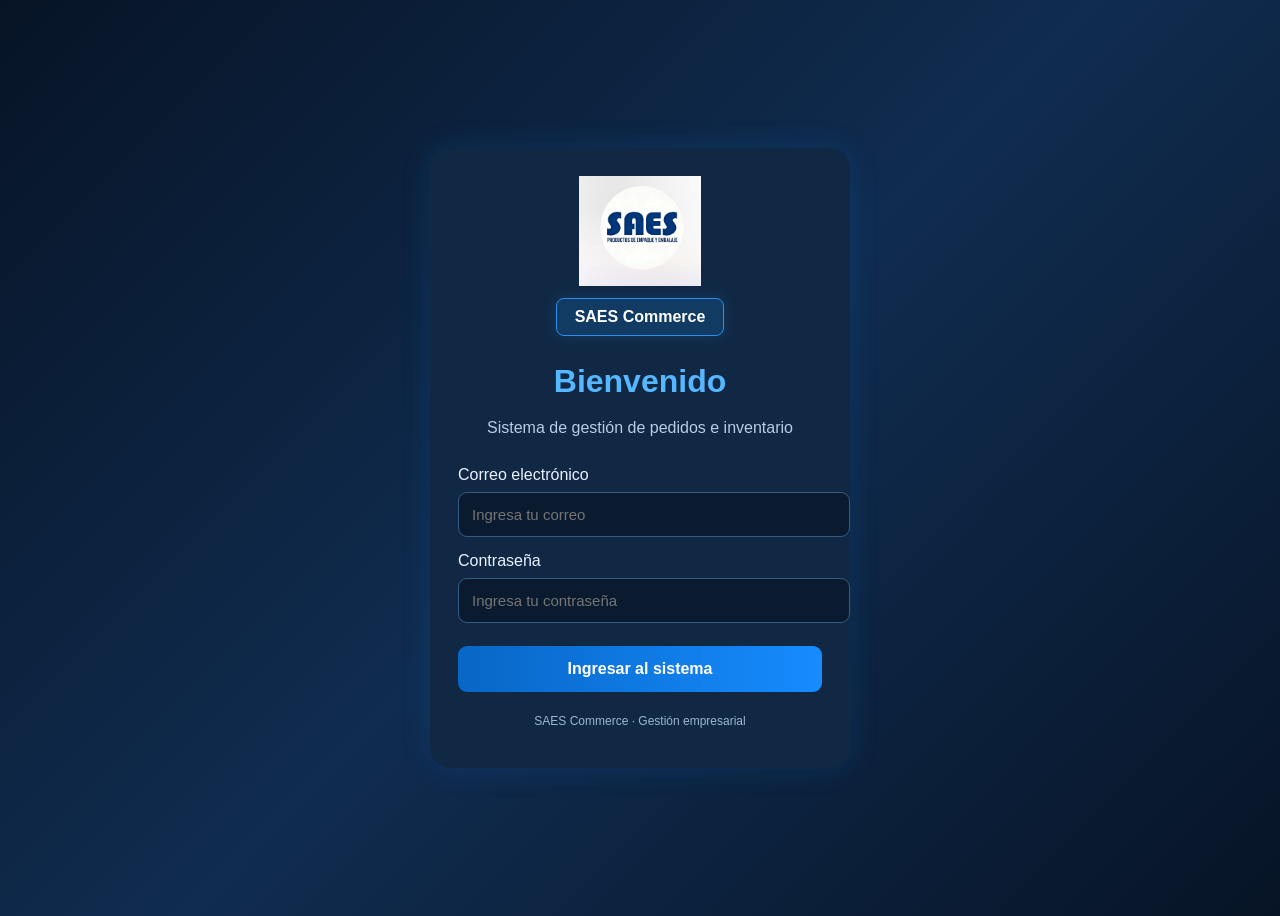
<file: index.html>
<!DOCTYPE html>
<html lang="es">
<head>
    <meta charset="UTF-8">
    <meta name="viewport" content="width=device-width, initial-scale=1.0">
    <title>SAES Commerce | Inicio de sesión</title>
    <link rel="stylesheet" href="estilos.css">
</head>
<body>

    <main class="login-container">
        <section class="login-card">

           

<div class="logo">
    <img src="img/logo saes.jpeg" alt="Logo de SAES Productos de Empaque y Embalaje">
</div>
<div class="marca-commerce">
    SAES Commerce
</div>


            <h1>Bienvenido</h1>
            <p class="subtitle">
                Sistema de gestión de pedidos e inventario
            </p>

            <form id="loginForm">

                <div class="form-group">
                    <label for="usuario">Correo electrónico</label>
                    <input
                        type="email"
                        id="usuario"
                        name="usuario"
                        placeholder="Ingresa tu correo"
                        required
                    >
                </div>

                <div class="form-group">
                    <label for="contrasena">Contraseña</label>
                    <input
                        type="password"
                        id="contrasena"
                        name="contrasena"
                        placeholder="Ingresa tu contraseña"
                        required
                    >
                </div>

                <button type="submit">Ingresar al sistema</button>

                <p id="mensaje" class="mensaje" aria-live="polite"></p>

            </form>

            <p class="footer-text">SAES Commerce · Gestión empresarial</p>

        </section>
    </main>

    <script src="script.js"></script>
</body>
</html>
</file>
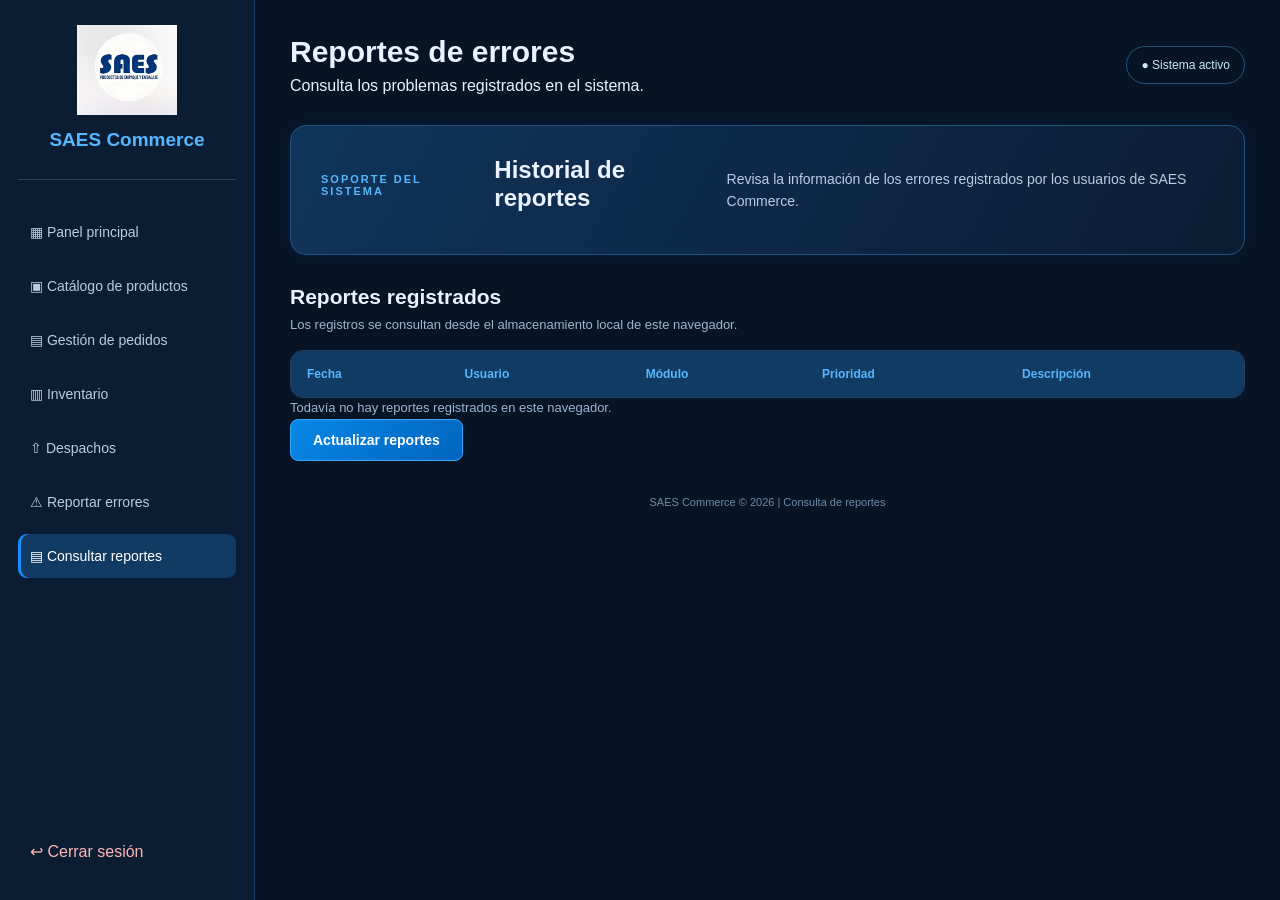
<file: consultar-errores.html>
<!DOCTYPE html>
<html lang="es">
<head>
    <meta charset="UTF-8">
    <meta name="viewport" content="width=device-width, initial-scale=1.0">
    <title>Consultar reportes | SAES Commerce</title>
    <link rel="stylesheet" href="dashboard.css">
</head>
<body>

    <div class="dashboard">

        <aside class="sidebar">
            <div class="sidebar-logo">
                <img src="img/logo saes.jpeg" alt="Logo de SAES">
                <h2>SAES Commerce</h2>
            </div>

            <nav class="menu">
                <a href="inicio.html">▦ Panel principal</a>
                <a href="productos.html">▣ Catálogo de productos</a>
                <a href="pedidos.html">▤ Gestión de pedidos</a>
                <a href="inventario.html">▥ Inventario</a>
                <a href="despachos.html">⇧ Despachos</a>
                <a href="errores.html">⚠ Reportar errores</a>
                <a href="consultar-errores.html" class="activo">▤ Consultar reportes</a>
            </nav>

            <a href="index.html" class="cerrar-sesion">↩ Cerrar sesión</a>
        </aside>

        <main class="contenido">

            <header class="encabezado">
                <div>
                    <h1>Reportes de errores</h1>
                    <p>Consulta los problemas registrados en el sistema.</p>
                </div>
                <span class="estado-sistema">● Sistema activo</span>
            </header>

            <section class="bienvenida">
                <span class="etiqueta">SOPORTE DEL SISTEMA</span>
                <h2>Historial de reportes</h2>
                <p>
                    Revisa la información de los errores registrados
                    por los usuarios de SAES Commerce.
                </p>
            </section>

            <section class="tabla-seccion">
                <div class="titulo-seccion">
                    <h2>Reportes registrados</h2>
                    <p>Los registros se consultan desde el almacenamiento local de este navegador.</p>
                </div>

                <div class="tabla-contenedor">
                    <table class="tabla-pedidos">
                        <thead>
                            <tr>
                                <th>Fecha</th>
                                <th>Usuario</th>
                                <th>Módulo</th>
                                <th>Prioridad</th>
                                <th>Descripción</th>
                            </tr>
                        </thead>
                        <tbody id="listaReportes">
                        </tbody>
                    </table>
                </div>

                <p id="mensajeReportes" class="mensaje-formulario"></p>

                <button type="button" id="actualizarReportes" class="boton-principal">Actualizar reportes</button>
            </section>

            <footer class="pie-pagina">
                SAES Commerce © 2026 | Consulta de reportes
            </footer>

        </main>
    </div>

    <script src="consultar-errores.js"></script>
</body>
</html>
</file>
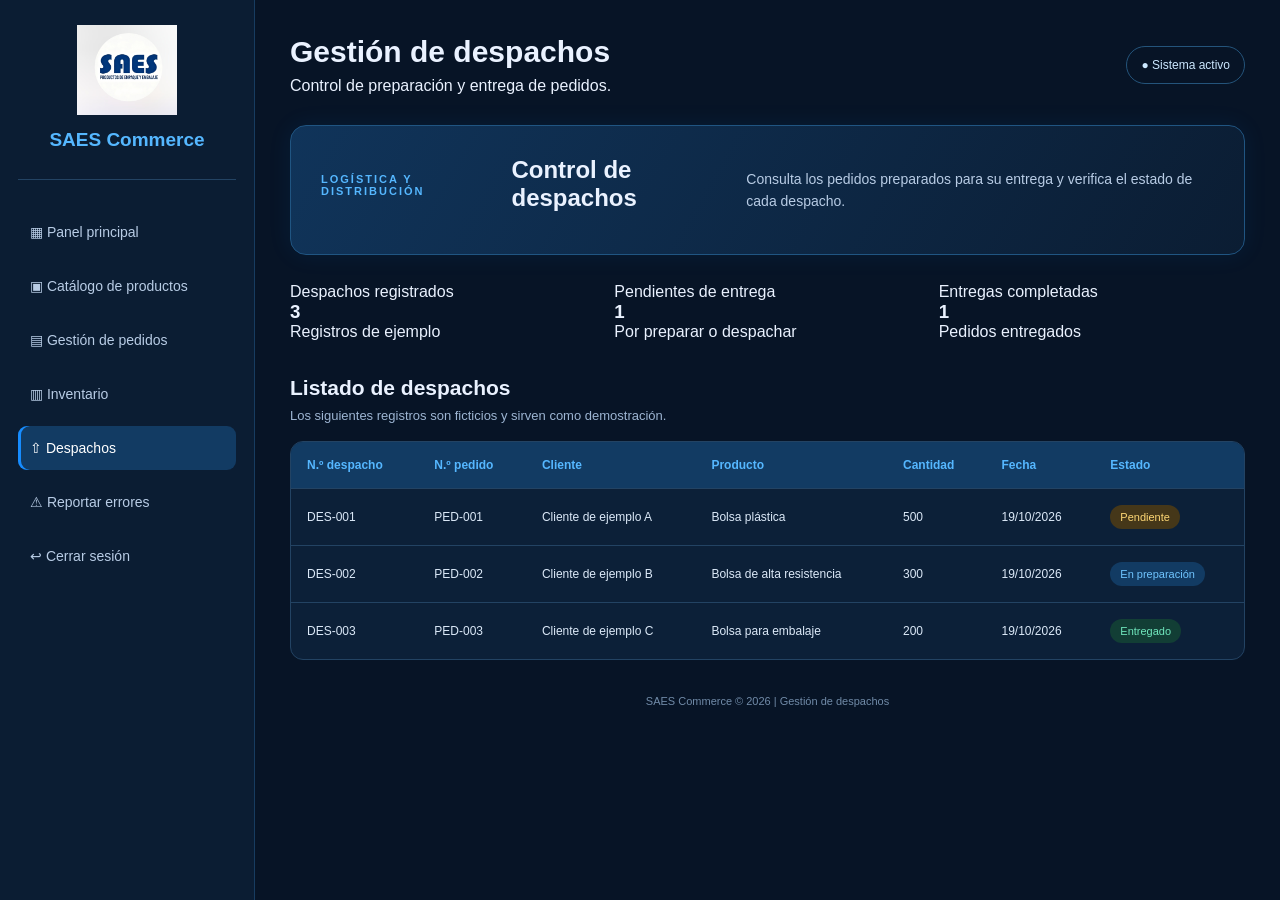
<file: despachos.html>
<!DOCTYPE html>
<html lang="es">
<head>
    <meta charset="UTF-8">
    <meta name="viewport" content="width=device-width, initial-scale=1.0">
    <title>Despachos | SAES Commerce</title>
    <link rel="stylesheet" href="dashboard.css">
</head>
<body>

    <div class="dashboard">

        <aside class="sidebar">
            <div class="sidebar-logo">
                <img src="img/logo saes.jpeg" alt="Logo de SAES">
                <h2>SAES Commerce</h2>
            </div>

            <nav class="menu">
                <a href="inicio.html">▦ Panel principal</a>
                <a href="productos.html">▣ Catálogo de productos</a>
                <a href="pedidos.html">▤ Gestión de pedidos</a>
                <a href="inventario.html">▥ Inventario</a>
                <a href="despachos.html" class="activo">⇧ Despachos</a>
                <a href="errores.html">⚠ Reportar errores</a>

            <a href="index.html" class="cerrar-sesion">↩ Cerrar sesión</a>
        </aside>

        <main class="contenido">

            <header class="encabezado">
                <div>
                    <h1>Gestión de despachos</h1>
                    <p>Control de preparación y entrega de pedidos.</p>
                </div>
                <span class="estado-sistema">● Sistema activo</span>
            </header>

            <section class="bienvenida">
                <span class="etiqueta">LOGÍSTICA Y DISTRIBUCIÓN</span>
                <h2>Control de despachos</h2>
                <p>
                    Consulta los pedidos preparados para su entrega y verifica
                    el estado de cada despacho.
                </p>
            </section>

            <section class="indicadores">
                <article class="tarjeta-indicador">
                    <span>Despachos registrados</span>
                    <h3>3</h3>
                    <p>Registros de ejemplo</p>
                </article>

                <article class="tarjeta-indicador">
                    <span>Pendientes de entrega</span>
                    <h3>1</h3>
                    <p>Por preparar o despachar</p>
                </article>

                <article class="tarjeta-indicador">
                    <span>Entregas completadas</span>
                    <h3>1</h3>
                    <p>Pedidos entregados</p>
                </article>
            </section>

            <section class="tabla-seccion">
                <div class="titulo-seccion">
                    <h2>Listado de despachos</h2>
                    <p>Los siguientes registros son ficticios y sirven como demostración.</p>
                </div>

                <div class="tabla-contenedor">
                    <table class="tabla-pedidos">
                        <thead>
                            <tr>
                                <th>N.º despacho</th>
                                <th>N.º pedido</th>
                                <th>Cliente</th>
                                <th>Producto</th>
                                <th>Cantidad</th>
                                <th>Fecha</th>
                                <th>Estado</th>
                            </tr>
                        </thead>

                        <tbody>
                            <tr>
                                <td>DES-001</td>
                                <td>PED-001</td>
                                <td>Cliente de ejemplo A</td>
                                <td>Bolsa plástica</td>
                                <td>500</td>
                                <td>19/10/2026</td>
                                <td>
                                    <span class="estado-pedido pendiente">Pendiente</span>
                                </td>
                            </tr>

                            <tr>
                                <td>DES-002</td>
                                <td>PED-002</td>
                                <td>Cliente de ejemplo B</td>
                                <td>Bolsa de alta resistencia</td>
                                <td>300</td>
                                <td>19/10/2026</td>
                                <td>
                                    <span class="estado-pedido proceso">En preparación</span>
                                </td>
                            </tr>

                            <tr>
                                <td>DES-003</td>
                                <td>PED-003</td>
                                <td>Cliente de ejemplo C</td>
                                <td>Bolsa para embalaje</td>
                                <td>200</td>
                                <td>19/10/2026</td>
                                <td>
                                    <span class="estado-pedido entregado">Entregado</span>
                                </td>
                            </tr>
                        </tbody>
                    </table>
                </div>
            </section>

            <footer class="pie-pagina">
                SAES Commerce © 2026 | Gestión de despachos
            </footer>

        </main>
    </div>

    <script src="dashboard.js"></script>
</body>
</html>
</file>
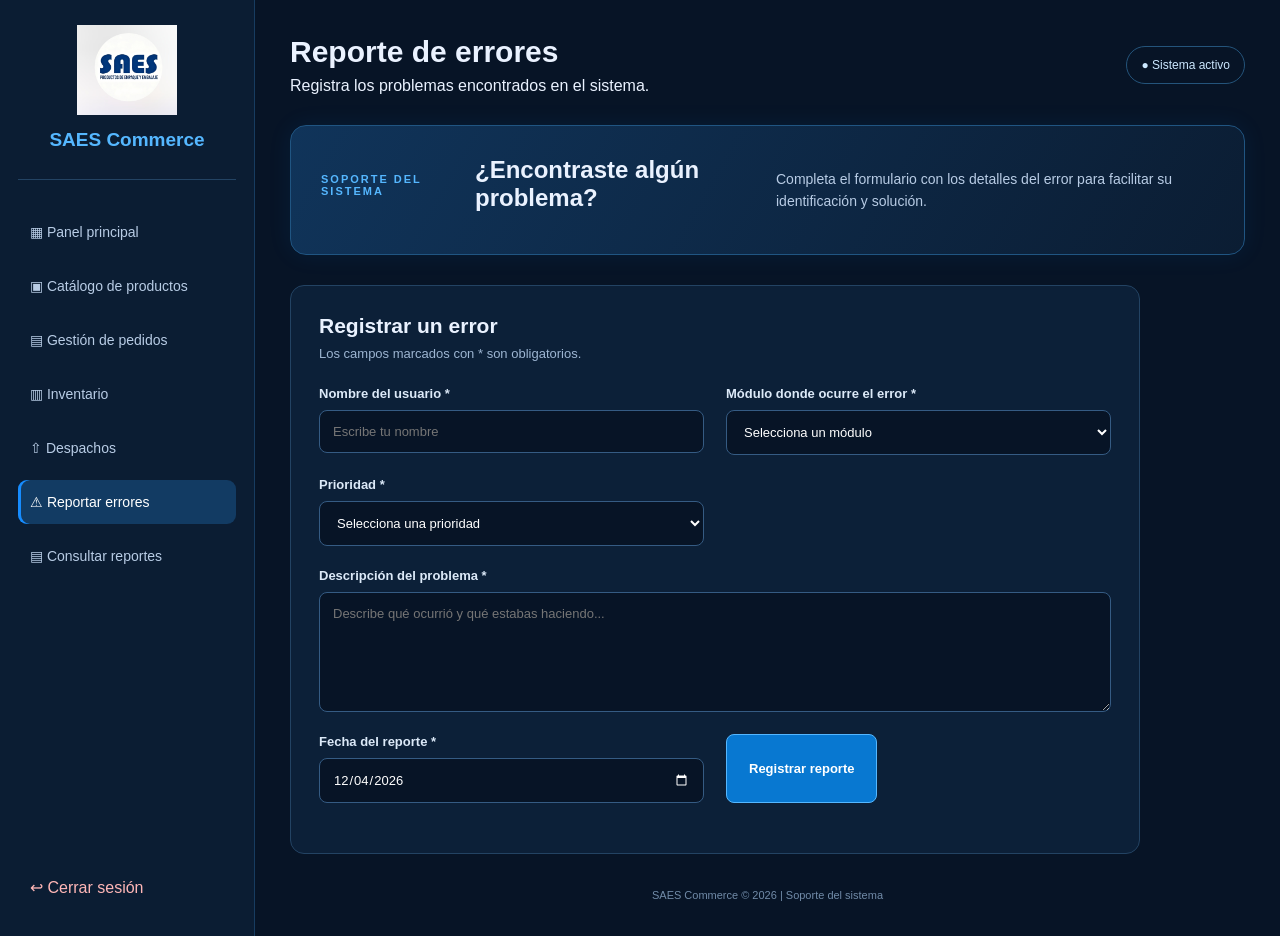
<file: errores.html>
<!DOCTYPE html>
<html lang="es">
<head>
    <meta charset="UTF-8">
    <meta name="viewport" content="width=device-width, initial-scale=1.0">
    <title>Reportar errores | SAES Commerce</title>
    <link rel="stylesheet" href="dashboard.css">
</head>
<body>

    <div class="dashboard">

        <aside class="sidebar">
            <div class="sidebar-logo">
                <img src="img/logo saes.jpeg" alt="Logo de SAES">
                <h2>SAES Commerce</h2>
            </div>

            <nav class="menu">
                <a href="inicio.html">▦ Panel principal</a>
                <a href="productos.html">▣ Catálogo de productos</a>
                <a href="pedidos.html">▤ Gestión de pedidos</a>
                <a href="inventario.html">▥ Inventario</a>
                <a href="despachos.html">⇧ Despachos</a>
                <a href="errores.html" class="activo">⚠ Reportar errores</a>
                <a href="consultar-errores.html">▤ Consultar reportes</a>
            </nav>

            <a href="index.html" class="cerrar-sesion">↩ Cerrar sesión</a>
        </aside>

        <main class="contenido">

            <header class="encabezado">
                <div>
                    <h1>Reporte de errores</h1>
                    <p>Registra los problemas encontrados en el sistema.</p>
                </div>
                <span class="estado-sistema">● Sistema activo</span>
            </header>

            <section class="bienvenida">
                <span class="etiqueta">SOPORTE DEL SISTEMA</span>
                <h2>¿Encontraste algún problema?</h2>
                <p>
                    Completa el formulario con los detalles del error
                    para facilitar su identificación y solución.
                </p>
            </section>

            <section class="tarjeta-formulario">
                <div class="titulo-seccion">
                    <h2>Registrar un error</h2>
                    <p>Los campos marcados con * son obligatorios.</p>
                </div>

                <form id="formularioError">

                    <div class="campo-formulario">
                        <label for="usuarioError">Nombre del usuario *</label>
                        <input
                            type="text"
                            id="usuarioError"
                            name="usuario"
                            placeholder="Escribe tu nombre"
                            required
                        >
                    </div>

                    <div class="campo-formulario">
                        <label for="moduloError">Módulo donde ocurre el error *</label>
                        <select id="moduloError" name="modulo" required>
                            <option value="">Selecciona un módulo</option>
                            <option value="Inicio">Panel principal</option>
                            <option value="Productos">Catálogo de productos</option>
                            <option value="Pedidos">Gestión de pedidos</option>
                            <option value="Inventario">Inventario</option>
                            <option value="Despachos">Despachos</option>
                            <option value="Otro">Otro</option>
                        </select>
                    </div>

                    <div class="campo-formulario">
                        <label for="prioridadError">Prioridad *</label>
                        <select id="prioridadError" name="prioridad" required>
                            <option value="">Selecciona una prioridad</option>
                            <option value="Baja">Baja</option>
                            <option value="Media">Media</option>
                            <option value="Alta">Alta</option>
                            <option value="Crítica">Crítica</option>
                        </select>
                    </div>

                    <div class="campo-formulario">
                        <label for="descripcionError">Descripción del problema *</label>
                        <textarea
                            id="descripcionError"
                            name="descripcion"
                            rows="5"
                            placeholder="Describe qué ocurrió y qué estabas haciendo..."
                            required
                        ></textarea>
                    </div>

                    <div class="campo-formulario">
                        <label for="fechaError">Fecha del reporte *</label>
                        <input
                            type="date"
                            id="fechaError"
                            name="fecha"
                            required
                        >
                    </div>

                    <button type="submit" class="boton-principal">
                        Registrar reporte
                    </button>

                    <p id="mensajeError" class="mensaje-formulario" role="status"></p>

                </form>
            </section>

            <footer class="pie-pagina">
                SAES Commerce © 2026 | Soporte del sistema
            </footer>

        </main>
    </div>

    <script src="errores.js"></script>
</body>
</html>
</file>
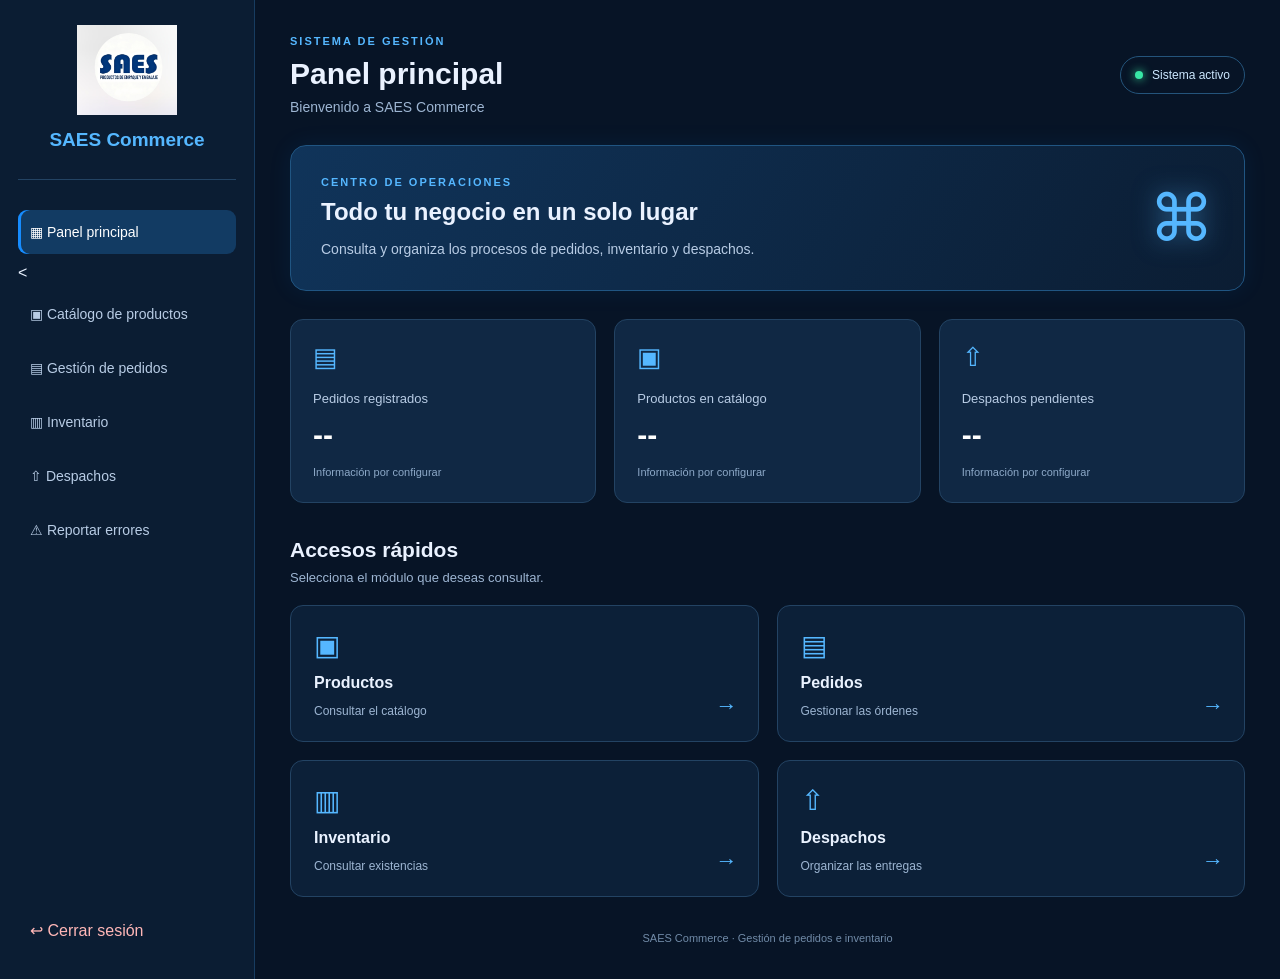
<file: inicio.html>
<!DOCTYPE html>
<html lang="es">
<head>
    <meta charset="UTF-8">
    <meta name="viewport" content="width=device-width, initial-scale=1.0">
    <title>SAES Commerce | Panel principal</title>
    <link rel="stylesheet" href="dashboard.css">
</head>
<body>

    <div class="dashboard">

        <aside class="sidebar">
            <div class="sidebar-logo">
                <img src="img/logo saes.jpeg" alt="Logo de SAES">
                <h2>SAES Commerce</h2>
            </div>

            <nav class="menu">
                <a href="inicio.html" class="activo">▦ Panel principal</a>
                <<a href="productos.html">▣ Catálogo de productos</a>
<a href="pedidos.html">▤ Gestión de pedidos</a>
<a href="inventario.html">▥ Inventario</a>
<a href="despachos.html">⇧ Despachos</a>
<a href="errores.html">⚠ Reportar errores</a>
            </nav>

            <a href="index.html" class="cerrar-sesion">↩ Cerrar sesión</a>
        </aside>

        <main class="contenido">
            <header class="encabezado">
                <div>
                    <p class="etiqueta">SISTEMA DE GESTIÓN</p>
                    <h1>Panel principal</h1>
                    <p class="subtitulo">
                        Bienvenido a SAES Commerce
                    </p>
                </div>
                <div class="estado-sistema">
                    <span class="punto"></span>
                    Sistema activo
                </div>
            </header>

            <section class="bienvenida">
                <div>
                    <p class="etiqueta">CENTRO DE OPERACIONES</p>
                    <h2>Todo tu negocio en un solo lugar</h2>
                    <p>
                        Consulta y organiza los procesos de pedidos,
                        inventario y despachos.
                    </p>
                </div>
                <div class="icono-bienvenida">⌘</div>
            </section>

            <section class="indicadores">
                <article class="tarjeta">
                    <div class="tarjeta-icono">▤</div>
                    <p>Pedidos registrados</p>
                    <h3>--</h3>
                    <span>Información por configurar</span>
                </article>

                <article class="tarjeta">
                    <div class="tarjeta-icono">▣</div>
                    <p>Productos en catálogo</p>
                    <h3>--</h3>
                    <span>Información por configurar</span>
                </article>

                <article class="tarjeta">
                    <div class="tarjeta-icono">⇧</div>
                    <p>Despachos pendientes</p>
                    <h3>--</h3>
                    <span>Información por configurar</span>
                </article>
            </section>

            <section class="modulos">
                <div class="titulo-seccion">
                    <div>
                        <h2>Accesos rápidos</h2>
                        <p>Selecciona el módulo que deseas consultar.</p>
                    </div>
                </div>

                <div class="modulos-grid">
                    <button class="modulo" data-seccion="productos">
                        <span class="modulo-icono">▣</span>
                        <strong>Productos</strong>
                        <span>Consultar el catálogo</span>
                        <span class="flecha">→</span>
                    </button>

                    <button class="modulo" data-seccion="pedidos">
                        <span class="modulo-icono">▤</span>
                        <strong>Pedidos</strong>
                        <span>Gestionar las órdenes</span>
                        <span class="flecha">→</span>
                    </button>

                    <button class="modulo" data-seccion="inventario">
                        <span class="modulo-icono">▥</span>
                        <strong>Inventario</strong>
                        <span>Consultar existencias</span>
                        <span class="flecha">→</span>
                    </button>

                    <button class="modulo" data-seccion="despachos">
                        <span class="modulo-icono">⇧</span>
                        <strong>Despachos</strong>
                        <span>Organizar las entregas</span>
                        <span class="flecha">→</span>
                    </button>
                </div>
            </section>

            <footer class="pie-pagina">
                SAES Commerce · Gestión de pedidos e inventario
            </footer>
        </main>

    </div>

    <script src="dashboard.js"></script>
</body>
</html>
</file>
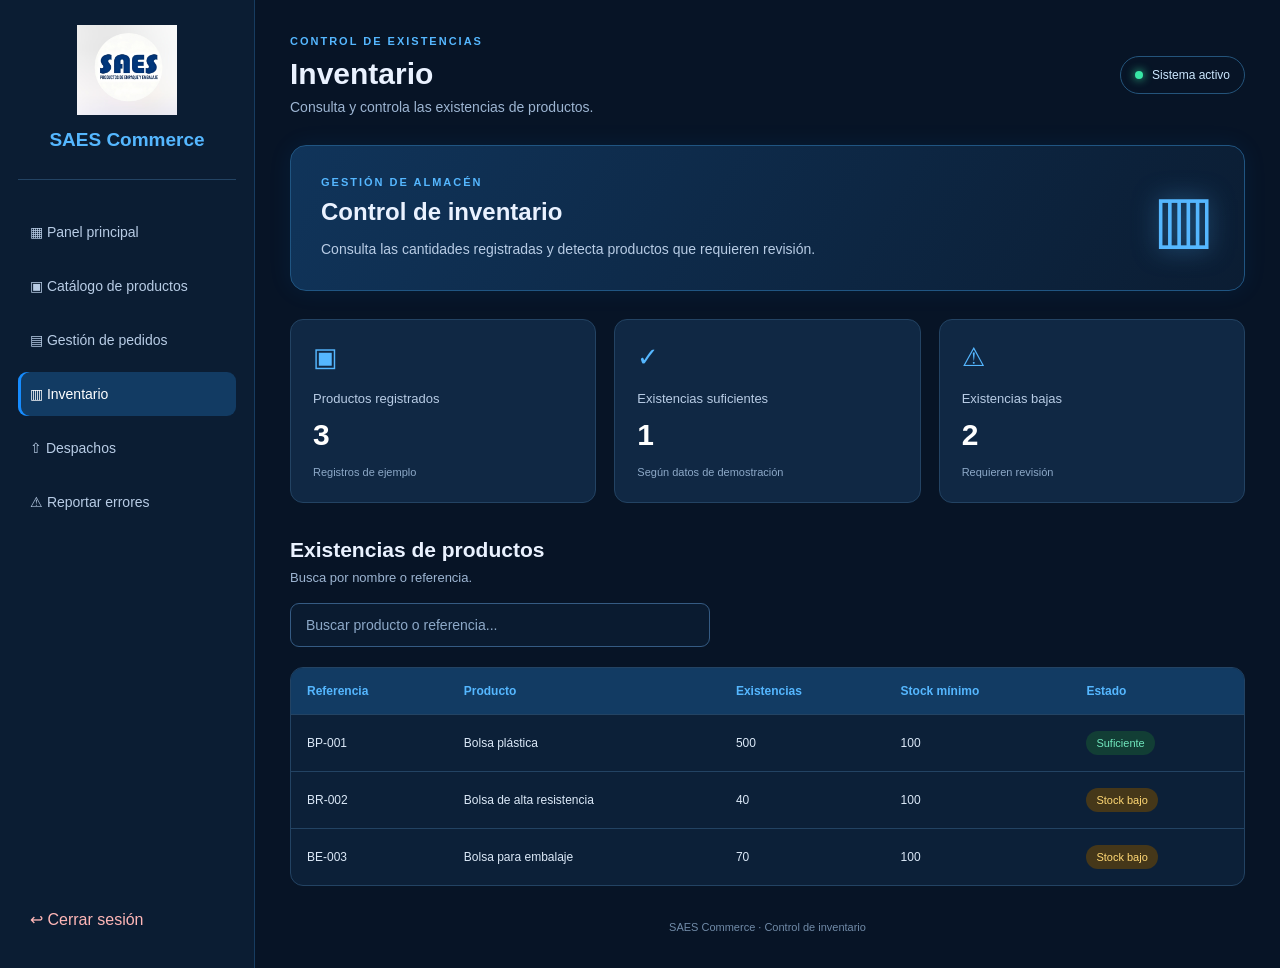
<file: inventario.html>
<!DOCTYPE html>
<html lang="es">
<head>
    <meta charset="UTF-8">
    <meta name="viewport" content="width=device-width, initial-scale=1.0">
    <title>SAES Commerce | Inventario</title>
    <link rel="stylesheet" href="dashboard.css">
</head>
<body>

    <div class="dashboard">

        <aside class="sidebar">
            <div class="sidebar-logo">
                <img src="img/logo saes.jpeg" alt="Logo de SAES">
                <h2>SAES Commerce</h2>
            </div>

            <nav class="menu">
                <a href="inicio.html">▦ Panel principal</a>
                <a href="productos.html">▣ Catálogo de productos</a>
                <a href="pedidos.html">▤ Gestión de pedidos</a>
                <a href="inventario.html" class="activo">▥ Inventario</a>
                <a href="despachos.html">⇧ Despachos</a>
<a href="errores.html">⚠ Reportar errores</a>
            </nav>

            <a href="index.html" class="cerrar-sesion">↩ Cerrar sesión</a>
        </aside>

        <main class="contenido">

            <header class="encabezado">
                <div>
                    <p class="etiqueta">CONTROL DE EXISTENCIAS</p>
                    <h1>Inventario</h1>
                    <p class="subtitulo">
                        Consulta y controla las existencias de productos.
                    </p>
                </div>

                <div class="estado-sistema">
                    <span class="punto"></span>
                    Sistema activo
                </div>
            </header>

            <section class="bienvenida">
                <div>
                    <p class="etiqueta">GESTIÓN DE ALMACÉN</p>
                    <h2>Control de inventario</h2>
                    <p>
                        Consulta las cantidades registradas y
                        detecta productos que requieren revisión.
                    </p>
                </div>
                <div class="icono-bienvenida">▥</div>
            </section>

            <section class="indicadores">
                <article class="tarjeta">
                    <div class="tarjeta-icono">▣</div>
                    <p>Productos registrados</p>
                    <h3 id="totalInventario">3</h3>
                    <span>Registros de ejemplo</span>
                </article>

                <article class="tarjeta">
                    <div class="tarjeta-icono">✓</div>
                    <p>Existencias suficientes</p>
                    <h3>1</h3>
                    <span>Según datos de demostración</span>
                </article>

                <article class="tarjeta">
                    <div class="tarjeta-icono">⚠</div>
                    <p>Existencias bajas</p>
                    <h3>2</h3>
                    <span>Requieren revisión</span>
                </article>
            </section>

            <section class="tabla-seccion">
                <div class="titulo-seccion">
                    <h2>Existencias de productos</h2>
                    <p>Busca por nombre o referencia.</p>
                </div>

                <input
                    type="search"
                    id="buscarInventario"
                    class="buscador-inventario"
                    placeholder="Buscar producto o referencia..."
                    aria-label="Buscar en el inventario"
                >

                <div class="tabla-contenedor">
                    <table class="tabla-pedidos">
                        <thead>
                            <tr>
                                <th>Referencia</th>
                                <th>Producto</th>
                                <th>Existencias</th>
                                <th>Stock mínimo</th>
                                <th>Estado</th>
                            </tr>
                        </thead>

                        <tbody id="tablaInventario">
                            <tr>
                                <td>BP-001</td>
                                <td>Bolsa plástica</td>
                                <td>500</td>
                                <td>100</td>
                                <td>
                                    <span class="estado-pedido entregado">
                                        Suficiente
                                    </span>
                                </td>
                            </tr>

                            <tr>
                                <td>BR-002</td>
                                <td>Bolsa de alta resistencia</td>
                                <td>40</td>
                                <td>100</td>
                                <td>
                                    <span class="estado-pedido pendiente">
                                        Stock bajo
                                    </span>
                                </td>
                            </tr>

                            <tr>
                                <td>BE-003</td>
                                <td>Bolsa para embalaje</td>
                                <td>70</td>
                                <td>100</td>
                                <td>
                                    <span class="estado-pedido pendiente">
                                        Stock bajo
                                    </span>
                                </td>
                            </tr>
                        </tbody>
                    </table>
                </div>

                <p id="sinInventario" class="sin-resultados" hidden>
                    No se encontraron productos.
                </p>
            </section>

            <footer class="pie-pagina">
                SAES Commerce · Control de inventario
            </footer>

        </main>
    </div>

    <script src="dashboard.js"></script>
    <script src="inventario.js"></script>

</body>
</html>
</file>
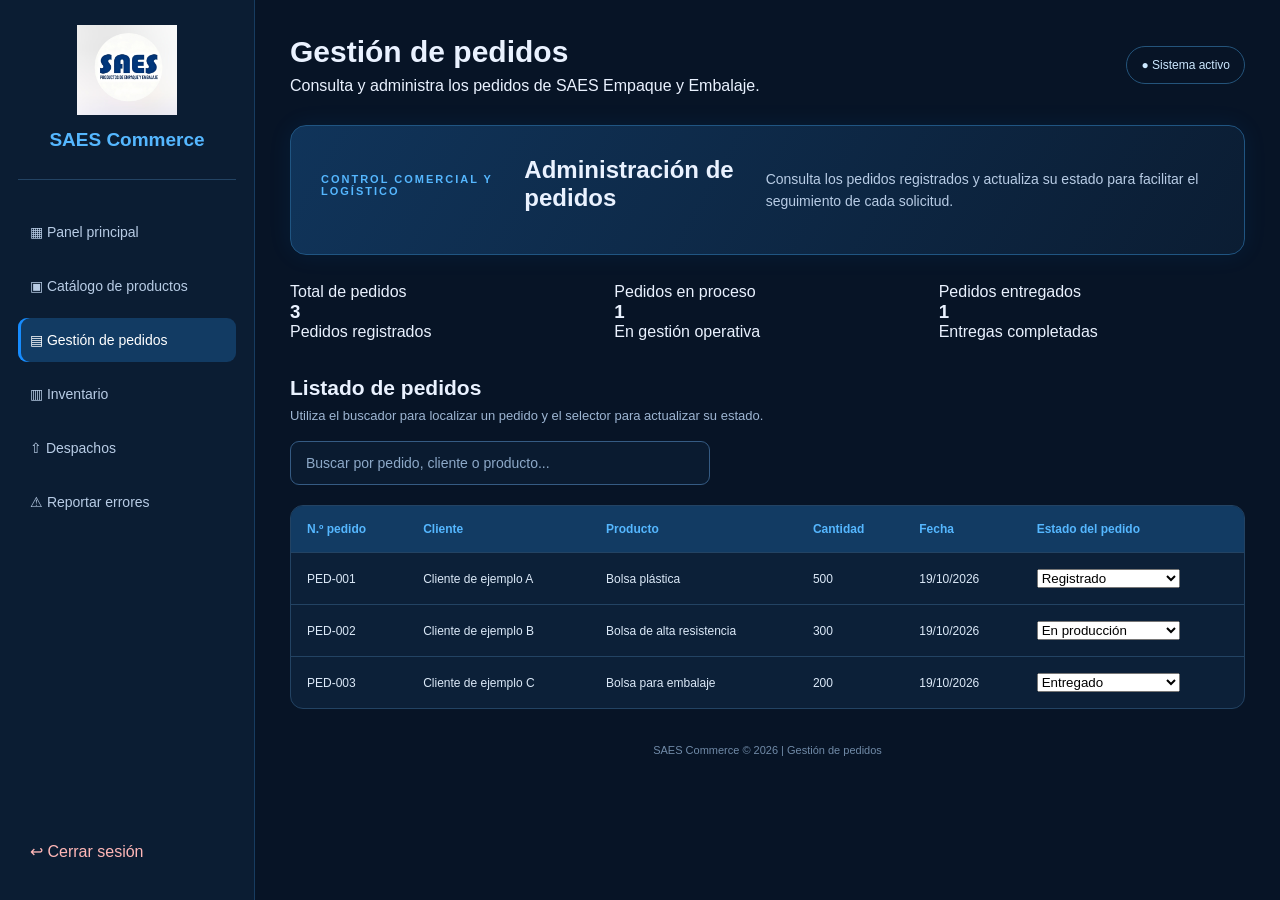
<file: pedidos.html>
<!DOCTYPE html>
<html lang="es">
<head>
    <meta charset="UTF-8">
    <meta name="viewport" content="width=device-width, initial-scale=1.0">
    <title>Gestión de pedidos | SAES Commerce</title>
    <link rel="stylesheet" href="dashboard.css">
</head>
<body>

    <div class="dashboard">

        <aside class="sidebar">
            <div class="sidebar-logo">
                <img src="img/logo saes.jpeg" alt="Logo de SAES">
                <h2>SAES Commerce</h2>
            </div>

            <nav class="menu">
                <a href="inicio.html">▦ Panel principal</a>
                <a href="productos.html">▣ Catálogo de productos</a>
                <a href="pedidos.html" class="activo">▤ Gestión de pedidos</a>
                <a href="inventario.html">▥ Inventario</a>
                <a href="despachos.html">⇧ Despachos</a>
                <a href="errores.html">⚠ Reportar errores</a>
            </nav>

            <a href="index.html" class="cerrar-sesion">↩ Cerrar sesión</a>
        </aside>

        <main class="contenido">

            <header class="encabezado">
                <div>
                    <h1>Gestión de pedidos</h1>
                    <p>Consulta y administra los pedidos de SAES Empaque y Embalaje.</p>
                </div>
                <span class="estado-sistema">● Sistema activo</span>
            </header>

            <section class="bienvenida">
                <span class="etiqueta">CONTROL COMERCIAL Y LOGÍSTICO</span>
                <h2>Administración de pedidos</h2>
                <p>
                    Consulta los pedidos registrados y actualiza su estado
                    para facilitar el seguimiento de cada solicitud.
                </p>
            </section>

            <section class="indicadores">

                <article class="tarjeta-indicador">
                    <span>Total de pedidos</span>
                    <h3 id="totalPedidos">3</h3>
                    <p>Pedidos registrados</p>
                </article>

                <article class="tarjeta-indicador">
                    <span>Pedidos en proceso</span>
                    <h3 id="pedidosProceso">1</h3>
                    <p>En gestión operativa</p>
                </article>

                <article class="tarjeta-indicador">
                    <span>Pedidos entregados</span>
                    <h3 id="pedidosEntregados">1</h3>
                    <p>Entregas completadas</p>
                </article>

            </section>

            <section class="tabla-seccion">

                <div class="titulo-seccion">
                    <h2>Listado de pedidos</h2>
                    <p>
                        Utiliza el buscador para localizar un pedido
                        y el selector para actualizar su estado.
                    </p>
                </div>

                <input
                    type="search"
                    id="buscarPedido"
                    class="buscador-inventario"
                    placeholder="Buscar por pedido, cliente o producto..."
                    aria-label="Buscar pedidos"
                >

                <div class="tabla-contenedor">
                    <table class="tabla-pedidos">
                        <thead>
                            <tr>
                                <th>N.º pedido</th>
                                <th>Cliente</th>
                                <th>Producto</th>
                                <th>Cantidad</th>
                                <th>Fecha</th>
                                <th>Estado del pedido</th>
                            </tr>
                        </thead>

                        <tbody id="tablaPedidos">

                            <tr>
                                <td>PED-001</td>
                                <td>Cliente de ejemplo A</td>
                                <td>Bolsa plástica</td>
                                <td>500</td>
                                <td>19/10/2026</td>
                                <td>
                                    <select class="selector-estado" aria-label="Estado del pedido PED-001">
                                        <option value="Registrado" selected>Registrado</option>
                                        <option value="Aprobado">Aprobado</option>
                                        <option value="En producción">En producción</option>
                                        <option value="Listo para despacho">Listo para despacho</option>
                                        <option value="Despachado">Despachado</option>
                                        <option value="Entregado">Entregado</option>
                                        <option value="Cancelado">Cancelado</option>
                                    </select>
                                </td>
                            </tr>

                            <tr>
                                <td>PED-002</td>
                                <td>Cliente de ejemplo B</td>
                                <td>Bolsa de alta resistencia</td>
                                <td>300</td>
                                <td>19/10/2026</td>
                                <td>
                                    <select class="selector-estado" aria-label="Estado del pedido PED-002">
                                        <option value="Registrado">Registrado</option>
                                        <option value="Aprobado">Aprobado</option>
                                        <option value="En producción" selected>En producción</option>
                                        <option value="Listo para despacho">Listo para despacho</option>
                                        <option value="Despachado">Despachado</option>
                                        <option value="Entregado">Entregado</option>
                                        <option value="Cancelado">Cancelado</option>
                                    </select>
                                </td>
                            </tr>

                            <tr>
                                <td>PED-003</td>
                                <td>Cliente de ejemplo C</td>
                                <td>Bolsa para embalaje</td>
                                <td>200</td>
                                <td>19/10/2026</td>
                                <td>
                                    <select class="selector-estado" aria-label="Estado del pedido PED-003">
                                        <option value="Registrado">Registrado</option>
                                        <option value="Aprobado">Aprobado</option>
                                        <option value="En producción">En producción</option>
                                        <option value="Listo para despacho">Listo para despacho</option>
                                        <option value="Despachado">Despachado</option>
                                        <option value="Entregado" selected>Entregado</option>
                                        <option value="Cancelado">Cancelado</option>
                                    </select>
                                </td>
                            </tr>

                        </tbody>
                    </table>
                </div>

                <p id="sinPedidos" class="sin-resultados" hidden>
                    No se encontraron pedidos.
                </p>

                <p id="mensajePedido" class="mensaje-formulario" role="status"></p>

            </section>

            <footer class="pie-pagina">
                SAES Commerce © 2026 | Gestión de pedidos
            </footer>

        </main>
    </div>

    <script src="pedidos.js"></script>
</body>
</html>
</file>
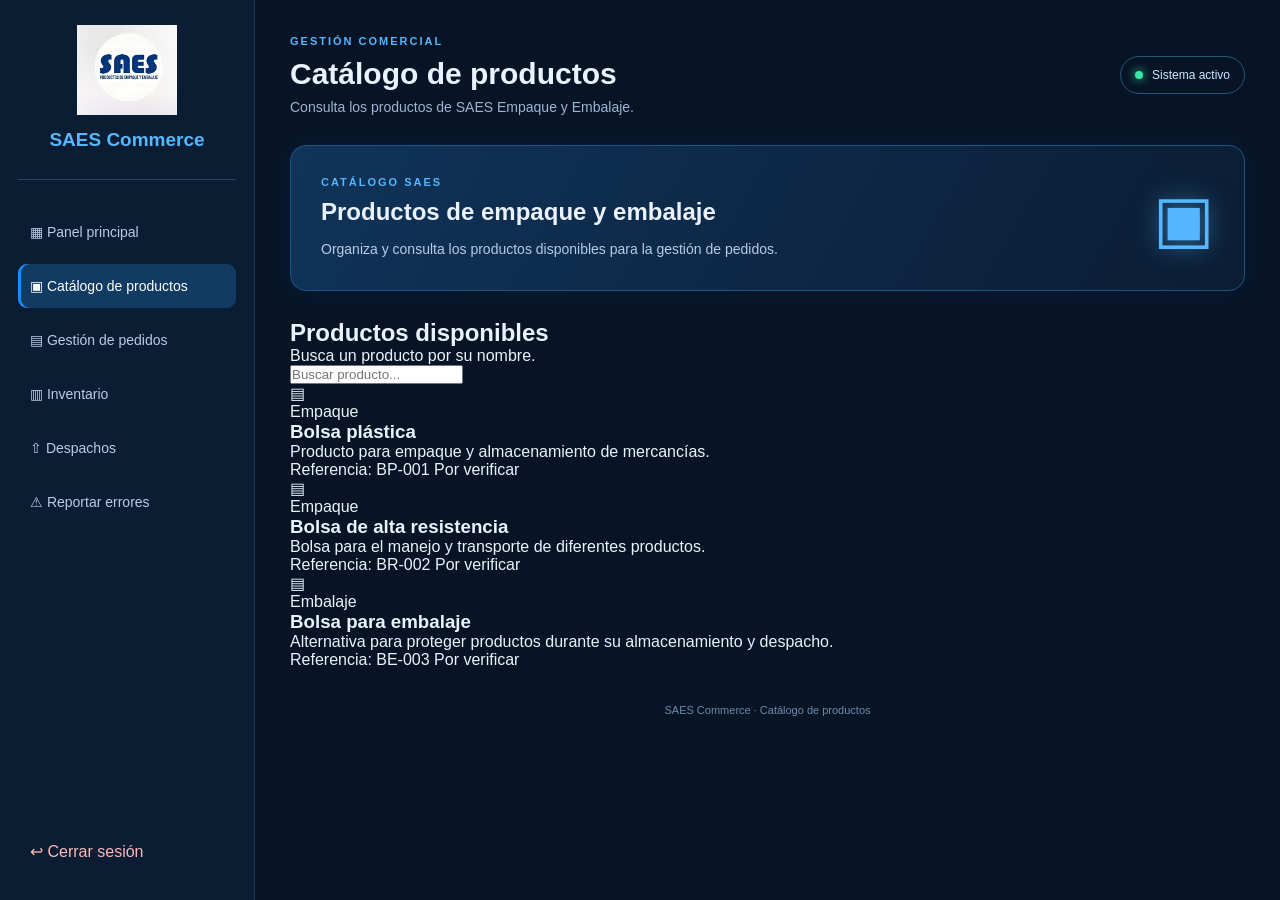
<file: productos.html>
<!DOCTYPE html>
<html lang="es">
<head>
    <meta charset="UTF-8">
    <meta name="viewport" content="width=device-width, initial-scale=1.0">
    <title>SAES Commerce | Catálogo de productos</title>
    <link rel="stylesheet" href="dashboard.css">
</head>
<body>

    <div class="dashboard">

        <aside class="sidebar">
            <div class="sidebar-logo">
                <img src="img/logo saes.jpeg" alt="Logo de SAES">
                <h2>SAES Commerce</h2>
            </div>

            <nav class="menu">
                <a href="inicio.html">▦ Panel principal</a>
                <a href="productos.html" class="activo">▣ Catálogo de productos</a>
                <a href="pedidos.html">▤ Gestión de pedidos</a>
<a href="inventario.html">▥ Inventario</a>
<a href="despachos.html">⇧ Despachos</a>
<a href="errores.html">⚠ Reportar errores</a>
            </nav>

            <a href="index.html" class="cerrar-sesion">↩ Cerrar sesión</a>
        </aside>

        <main class="contenido">

            <header class="encabezado">
                <div>
                    <p class="etiqueta">GESTIÓN COMERCIAL</p>
                    <h1>Catálogo de productos</h1>
                    <p class="subtitulo">
                        Consulta los productos de SAES Empaque y Embalaje.
                    </p>
                </div>

                <div class="estado-sistema">
                    <span class="punto"></span>
                    Sistema activo
                </div>
            </header>

            <section class="bienvenida">
                <div>
                    <p class="etiqueta">CATÁLOGO SAES</p>
                    <h2>Productos de empaque y embalaje</h2>
                    <p>
                        Organiza y consulta los productos disponibles
                        para la gestión de pedidos.
                    </p>
                </div>
                <div class="icono-bienvenida">▣</div>
            </section>

            <section class="catalogo-herramientas">
                <div>
                    <h2>Productos disponibles</h2>
                    <p>Busca un producto por su nombre.</p>
                </div>

                <input
                    type="search"
                    id="buscarProducto"
                    placeholder="Buscar producto..."
                    aria-label="Buscar producto"
                >
            </section>

            <section class="productos-grid" id="listaProductos">

                <article class="producto-card">
                    <div class="producto-imagen">▤</div>
                    <span class="producto-categoria">Empaque</span>
                    <h3>Bolsa plástica</h3>
                    <p>
                        Producto para empaque y almacenamiento
                        de mercancías.
                    </p>
                    <div class="producto-detalle">
                        <span>Referencia: BP-001</span>
                        <span class="disponibilidad">Por verificar</span>
                    </div>
                </article>

                <article class="producto-card">
                    <div class="producto-imagen">▤</div>
                    <span class="producto-categoria">Empaque</span>
                    <h3>Bolsa de alta resistencia</h3>
                    <p>
                        Bolsa para el manejo y transporte
                        de diferentes productos.
                    </p>
                    <div class="producto-detalle">
                        <span>Referencia: BR-002</span>
                        <span class="disponibilidad">Por verificar</span>
                    </div>
                </article>

                <article class="producto-card">
                    <div class="producto-imagen">▤</div>
                    <span class="producto-categoria">Embalaje</span>
                    <h3>Bolsa para embalaje</h3>
                    <p>
                        Alternativa para proteger productos
                        durante su almacenamiento y despacho.
                    </p>
                    <div class="producto-detalle">
                        <span>Referencia: BE-003</span>
                        <span class="disponibilidad">Por verificar</span>
                    </div>
                </article>

            </section>

            <p id="sinResultados" class="sin-resultados" hidden>
                No se encontraron productos con ese nombre.
            </p>

            <footer class="pie-pagina">
                SAES Commerce · Catálogo de productos
            </footer>

        </main>
    </div>

    <script src="dashboard.js"></script>
    <script src="productos.js"></script>

</body>
</html>
</file>
<file: estilos.css>
```css
/* CONFIGURACIÓN GENERAL */
* {
    box-sizing: border-box;
    margin: 0;
    padding: 0;
}

body {
    font-family: Arial, sans-serif;
    color: #eaf2ff;
    background: linear-gradient(135deg, #071426, #102c50, #071426);
    min-height: 100vh;
}

/* CONTENEDOR PRINCIPAL */
/* CONTENEDOR PRINCIPAL */
.login-container {
    min-height: 100vh;
    display: flex;
    justify-content: center;
    align-items: center;
    padding: 20px;
    box-sizing: border-box;
}

/* TARJETA DE INICIO DE SESIÓN */
.login-card {
    width: 100%;
    max-width: 420px;
    padding: 28px;
    box-sizing: border-box;
    border-radius: 20px;
    background-color: #102844;
    box-shadow: 0 0 30px rgba(0, 140, 255, 0.15);
}
/* LOGO ORIGINAL */
.logo {
    display: flex;
    flex-direction: column;
    align-items: center;
    margin-bottom: 12px;
}

.logo img {
    width: 145px;
    height: 110px;
    object-fit: contain;
    border-radius: 12px;
}

/* NOMBRE DEL SISTEMA */
.marca-commerce {
    display: block;
    width: fit-content;
    margin: 0 auto 24px;
    padding: 9px 18px;
    background: #123b63;
    color: #ffffff;
    font-size: 16px;
    font-weight: bold;
    text-align: center;
    border: 1px solid #2c8ee8;
    border-radius: 8px;
    box-shadow: 0 0 14px rgba(44, 142, 232, 0.2);
}

/* TÍTULO Y DESCRIPCIÓN */
.login-card h1 {
    color: #55b7ff;
    text-align: center;
    margin-bottom: 10px;
    font-size: 32px;
}

.subtitle {
    text-align: center;
    color: #b8cce5;
    margin-bottom: 26px;
    line-height: 1.5;
}

/* FORMULARIO */
.login-card form {
    width: 100%;
}

.login-card label {
    display: block;
    margin: 15px 0 8px;
    color: #eaf2ff;
}

.login-card input {
    display: block;
    width: 100%;
    padding: 13px;
    margin-bottom: 15px;
    background: #0a1b30;
    color: #ffffff;
    border: 1px solid #355b83;
    border-radius: 9px;
    outline: none;
    font-size: 15px;
}

.login-card input:focus {
    border-color: #55b7ff;
    box-shadow: 0 0 10px rgba(85, 183, 255, 0.25);
}

/* BOTÓN DE INGRESO */
.login-card button {
    width: 100%;
    padding: 14px;
    margin-top: 8px;
    background: linear-gradient(90deg, #0866c6, #168cff);
    color: #ffffff;
    border: none;
    border-radius: 9px;
    font-size: 16px;
    font-weight: bold;
    cursor: pointer;
    transition: 0.3s;
}

.login-card button:hover {
    background: linear-gradient(90deg, #168cff, #55b7ff);
    box-shadow: 0 0 18px rgba(85, 183, 255, 0.4);
}

/* MENSAJES Y PIE DE PÁGINA */
#mensaje {
    margin-top: 15px;
    line-height: 1.5;
    overflow-wrap: anywhere;
}

.footer-text {
    text-align: center;
    color: #9db5d2;
    font-size: 12px;
    margin-top: 22px;
}

/* ADAPTACIÓN A CELULARES */
@media (max-width: 480px) {
    .login-container {
        padding: 15px;
    }

    .login-card {
        padding: 25px 20px;
    }

    .login-card h1 {
        font-size: 27px;
    }

    .logo img {
        width: 125px;
        height: 100px;
    }
}
/* Efecto futurista para la tarjeta */
.login-card 

/* Color blanco para el ojo de mostrar contraseña */
#loginForm input[type="password"]::-ms-reveal {
    filter: invert(1);
}

/* Animación suave de entrada */
.login-card {
    animation: entradaSAES 0.8s ease-out;
}

@keyframes entradaSAES {
    from {
        opacity: 0;
        transform: translateY(18px);
    }
    to {
        opacity: 1;
        transform: translateY(0);
    }
}

/* Efecto futurista en el botón */
#loginForm button[type="submit"] {
    position: relative;
    overflow: hidden;
    transition: transform 0.25s ease,
                box-shadow 0.25s ease,
                filter 0.25s ease;
}

#loginForm button[type="submit"]:hover {
    transform: translateY(-2px);
    box-shadow: 0 0 18px rgba(0, 140, 255, 0.65);
    filter: brightness(1.15);
}

#loginForm button[type="submit"]:active {
    transform: scale(0.98);
}

/* Accesibilidad: respetar la preferencia de movimiento */
@media (prefers-reduced-motion: reduce) {
    .login-card {
        animation: none;
    }

    #loginForm button[type="submit"] {
        transition: none;
    }
}
</file>
<file: dashboard.css>
/* CONFIGURACIÓN GENERAL */
* {
    box-sizing: border-box;
    margin: 0;
    padding: 0;
}

body {
    font-family: Arial, sans-serif;
    background: #071426;
    color: #eaf2ff;
    min-height: 100vh;
}

/* DISTRIBUCIÓN PRINCIPAL */
.dashboard {
    display: flex;
    min-height: 100vh;
}

/* MENÚ LATERAL */
.sidebar {
    width: 255px;
    min-height: 100vh;
    padding: 25px 18px;
    background: #0b1d33;
    border-right: 1px solid #173c60;
    display: flex;
    flex-direction: column;
}

.sidebar-logo {
    text-align: center;
    padding-bottom: 28px;
    border-bottom: 1px solid #234363;
}

.sidebar-logo img {
    width: 125px;
    height: 90px;
    object-fit: contain;
}

.sidebar-logo h2 {
    margin-top: 10px;
    color: #55b7ff;
    font-size: 19px;
}

/* OPCIONES DEL MENÚ */
.menu {
    display: flex;
    flex-direction: column;
    gap: 10px;
    margin-top: 30px;
}

.menu a {
    color: #b8cce5;
    text-decoration: none;
    padding: 14px 12px;
    border-radius: 9px;
    font-size: 14px;
    transition: 0.3s;
}

.menu a:hover,
.menu a.activo {
    background: #123b63;
    color: #ffffff;
    box-shadow: inset 3px 0 #168cff;
}

.cerrar-sesion {
    margin-top: auto;
    padding: 14px 12px;
    color: #ffb7b7;
    text-decoration: none;
    border-radius: 9px;
}

.cerrar-sesion:hover {
    background: #3a2030;
}

/* CONTENIDO PRINCIPAL */
.contenido {
    flex: 1;
    min-width: 0;
    padding: 35px;
}

.encabezado {
    display: flex;
    justify-content: space-between;
    align-items: center;
    gap: 20px;
    margin-bottom: 30px;
}

.etiqueta {
    color: #55b7ff;
    font-size: 11px;
    font-weight: bold;
    letter-spacing: 2px;
    margin-bottom: 10px;
}

.encabezado h1 {
    font-size: 30px;
    margin-bottom: 8px;
}

.subtitulo {
    color: #9db5d2;
    font-size: 14px;
}

.estado-sistema {
    display: flex;
    align-items: center;
    gap: 9px;
    padding: 11px 14px;
    border: 1px solid #24547b;
    border-radius: 25px;
    color: #cce8ff;
    font-size: 12px;
    white-space: nowrap;
}

.punto {
    width: 8px;
    height: 8px;
    background: #38e6a5;
    border-radius: 50%;
    box-shadow: 0 0 10px #38e6a5;
}

/* PANEL DE BIENVENIDA */
.bienvenida {
    display: flex;
    justify-content: space-between;
    align-items: center;
    gap: 20px;
    padding: 30px;
    margin-bottom: 28px;
    border: 1px solid #205582;
    border-radius: 16px;
    background: linear-gradient(120deg, #10345a, #0b1d33);
    box-shadow: 0 0 25px rgba(0, 140, 255, 0.08);
}

.bienvenida h2 {
    font-size: 24px;
    margin-bottom: 12px;
}

.bienvenida p:last-child {
    color: #b8cce5;
    line-height: 1.6;
    font-size: 14px;
}

.icono-bienvenida {
    color: #55b7ff;
    font-size: 65px;
    text-shadow: 0 0 25px rgba(85, 183, 255, 0.5);
}

/* TARJETAS DE INDICADORES */
.indicadores {
    display: grid;
    grid-template-columns: repeat(3, minmax(0, 1fr));
    gap: 18px;
    margin-bottom: 35px;
}

.tarjeta {
    padding: 22px;
    background: #102844;
    border: 1px solid #234363;
    border-radius: 13px;
    transition: 0.3s;
}

.tarjeta:hover {
    transform: translateY(-4px);
    border-color: #168cff;
    box-shadow: 0 0 18px rgba(0, 140, 255, 0.15);
}

.tarjeta-icono {
    color: #55b7ff;
    font-size: 26px;
    margin-bottom: 18px;
}

.tarjeta p {
    color: #b8cce5;
    font-size: 13px;
    margin-bottom: 12px;
}

.tarjeta h3 {
    font-size: 30px;
    color: #ffffff;
    margin-bottom: 10px;
}

.tarjeta span {
    color: #8da9c8;
    font-size: 11px;
}

/* ACCESOS RÁPIDOS */
.titulo-seccion {
    margin-bottom: 20px;
}

.titulo-seccion h2 {
    font-size: 21px;
    margin-bottom: 8px;
}

.titulo-seccion p {
    color: #9db5d2;
    font-size: 13px;
}

.modulos-grid {
    display: grid;
    grid-template-columns: repeat(2, minmax(0, 1fr));
    gap: 18px;
}

.modulo {
    position: relative;
    display: flex;
    flex-direction: column;
    align-items: flex-start;
    gap: 12px;
    padding: 23px;
    background: #0c2038;
    border: 1px solid #234363;
    border-radius: 13px;
    color: #eaf2ff;
    text-align: left;
    cursor: pointer;
    transition: 0.3s;
}

.modulo:hover {
    background: #10345a;
    border-color: #168cff;
    transform: translateY(-3px);
    box-shadow: 0 0 18px rgba(0, 140, 255, 0.15);
}

.modulo-icono {
    color: #55b7ff;
    font-size: 28px;
}

.modulo strong {
    font-size: 16px;
}

.modulo > span:nth-of-type(2) {
    color: #9db5d2;
    font-size: 12px;
}

.flecha {
    position: absolute;
    right: 20px;
    bottom: 22px;
    color: #55b7ff;
    font-size: 22px;
}

.pie-pagina {
    text-align: center;
    color: #718ba8;
    font-size: 11px;
    margin-top: 35px;
}

/* ADAPTACIÓN A TABLETAS Y CELULARES */
@media (max-width: 900px) {
    .sidebar {
        width: 220px;
    }

    .contenido {
        padding: 25px;
    }

    .indicadores {
        grid-template-columns: 1fr;
    }
}

@media (max-width: 600px) {
    .dashboard {
        flex-direction: column;
    }

    .sidebar {
        width: 100%;
        min-height: auto;
        padding: 18px;
    }

    .sidebar-logo {
        padding-bottom: 15px;
    }

    .sidebar-logo img {
        height: 65px;
    }

    .menu {
        margin-top: 18px;
        display: grid;
        grid-template-columns: repeat(2, minmax(0, 1fr));
    }

    .menu a {
        font-size: 12px;
        padding: 12px 8px;
    }

    .cerrar-sesion {
        margin-top: 18px;
    }

    .contenido {
        padding: 20px 15px;
    }

    .encabezado {
        align-items: flex-start;
        flex-direction: column;
    }

    .encabezado h1 {
        font-size: 25px;
    }

    .bienvenida {
        padding: 22px;
    }

    .bienvenida h2 {
        font-size: 20px;
    }

    .icono-bienvenida {
        display: none;
    }

    .modulos-grid {
        grid-template-columns: 1fr;
    }
}

/* REDUCIR ANIMACIONES SI EL USUARIO LO PREFIERE */
@media (prefers-reduced-motion: reduce) {
    *,
    *::before,
    *::after {
        animation-duration: 0.01ms !important;
        transition-duration: 0.01ms !important;
    }
}

/* TABLA DE GESTIÓN DE PEDIDOS */
.tabla-seccion {
    margin-top: 30px;
}

.tabla-seccion .titulo-seccion {
    margin-bottom: 18px;
}

.tabla-seccion .titulo-seccion p {
    margin-top: 8px;
    color: #9db5d2;
    font-size: 13px;
}

.tabla-contenedor {
    width: 100%;
    overflow-x: auto;
    background: #0c2038;
    border: 1px solid #234363;
    border-radius: 13px;
}

.tabla-pedidos {
    width: 100%;
    min-width: 700px;
    border-collapse: collapse;
    text-align: left;
}

.tabla-pedidos th {
    background: #123b63;
    color: #55b7ff;
    padding: 16px;
    font-size: 12px;
    white-space: nowrap;
}

.tabla-pedidos td {
    padding: 16px;
    border-top: 1px solid #234363;
    color: #dce9f8;
    font-size: 12px;
}

.tabla-pedidos tbody tr:hover {
    background: #102844;
}

.estado-pedido {
    display: inline-block;
    padding: 6px 10px;
    border-radius: 20px;
    font-size: 11px;
    white-space: nowrap;
}

.estado-pedido.pendiente {
    background: #453719;
    color: #ffd875;
}

.estado-pedido.proceso {
    background: #123b63;
    color: #70c5ff;
}

.estado-pedido.entregado {
    background: #123e35;
    color: #70e7bd;
}

/* BUSCADOR DEL INVENTARIO */
.buscador-inventario {
    display: block;
    width: 100%;
    max-width: 420px;
    padding: 13px 15px;
    margin-bottom: 20px;
    background: #0a1b30;
    color: #ffffff;
    border: 1px solid #355b83;
    border-radius: 9px;
    outline: none;
    font-size: 14px;
}

.buscador-inventario:focus {
    border-color: #55b7ff;
    box-shadow: 0 0 10px rgba(85, 183, 255, 0.25);
}

.buscador-inventario::placeholder {
    color: #8da9c8;
}

.sin-resultados {
    color: #9db5d2;
    padding: 20px 0;
}

/* FORMULARIO PARA REPORTAR ERRORES */

.tarjeta-formulario {
    width: 100%;
    max-width: 850px;
    margin-top: 30px;
    padding: 28px;
    background: #0c2038;
    border: 1px solid #234363;
    border-radius: 14px;
    box-sizing: border-box;
}

.tarjeta-formulario .titulo-seccion {
    margin-bottom: 25px;
}

.tarjeta-formulario .titulo-seccion p {
    margin-top: 8px;
    color: #9db5d2;
    font-size: 13px;
}

#formularioError {
    display: grid;
    grid-template-columns: 1fr 1fr;
    gap: 22px;
}

.campo-formulario {
    display: flex;
    flex-direction: column;
    gap: 9px;
}

.campo-formulario label {
    color: #dce9f8;
    font-size: 13px;
    font-weight: 600;
}

.campo-formulario input,
.campo-formulario select,
.campo-formulario textarea {
    width: 100%;
    padding: 13px;
    box-sizing: border-box;
    background: #071426;
    color: #ffffff;
    border: 1px solid #355b83;
    border-radius: 8px;
    font-family: inherit;
    font-size: 13px;
    outline: none;
}

.campo-formulario input:focus,
.campo-formulario select:focus,
.campo-formulario textarea:focus {
    border-color: #55b7ff;
    box-shadow: 0 0 10px rgba(85, 183, 255, 0.2);
}

.campo-formulario select option {
    background: #0c2038;
    color: #ffffff;
}

.campo-formulario textarea {
    resize: vertical;
    min-height: 120px;
}

#formularioError .campo-formulario:nth-of-type(4) {
    grid-column: 1 / -1;
}

#formularioError .boton-principal {
    width: fit-content;
    padding: 13px 22px;
    background: #0878d1;
    color: #ffffff;
    border: 1px solid #55b7ff;
    border-radius: 8px;
    font-size: 13px;
    font-weight: 600;
    cursor: pointer;
    transition: background 0.2s, transform 0.2s;
}

#formularioError .boton-principal:hover {
    background: #1097f5;
    transform: translateY(-2px);
}

.mensaje-formulario {
    grid-column: 1 / -1;
    margin: 0;
    font-size: 13px;
    line-height: 1.6;
}

@media (max-width: 600px) {
    .tarjeta-formulario {
        padding: 18px;
    }

    #formularioError {
        grid-template-columns: 1fr;
    }

    #formularioError .campo-formulario:nth-of-type(4) {
        grid-column: auto;
    }

    #formularioError .boton-principal,
    .mensaje-formulario {
        grid-column: 1;
    }
}

/* ICONO DEL CALENDARIO EN BLANCO */
.campo-formulario input[type="date"] {
    color-scheme: dark;
    color: #ffffff;
}
/* Botón para actualizar reportes */
#actualizarReportes.boton-principal {
    background: linear-gradient(135deg, #0788e8, #0064bd);
    color: #ffffff;
    border: 1px solid #35a9ff;
    padding: 12px 22px;
    border-radius: 8px;
    font-size: 14px;
    font-weight: 600;
    cursor: pointer;
    transition: 0.2s ease;
}

#actualizarReportes.boton-principal:hover {
    background: linear-gradient(135deg, #159bff, #0875d1);
    box-shadow: 0 4px 14px rgba(0, 136, 255, 0.25);
}
</file>
